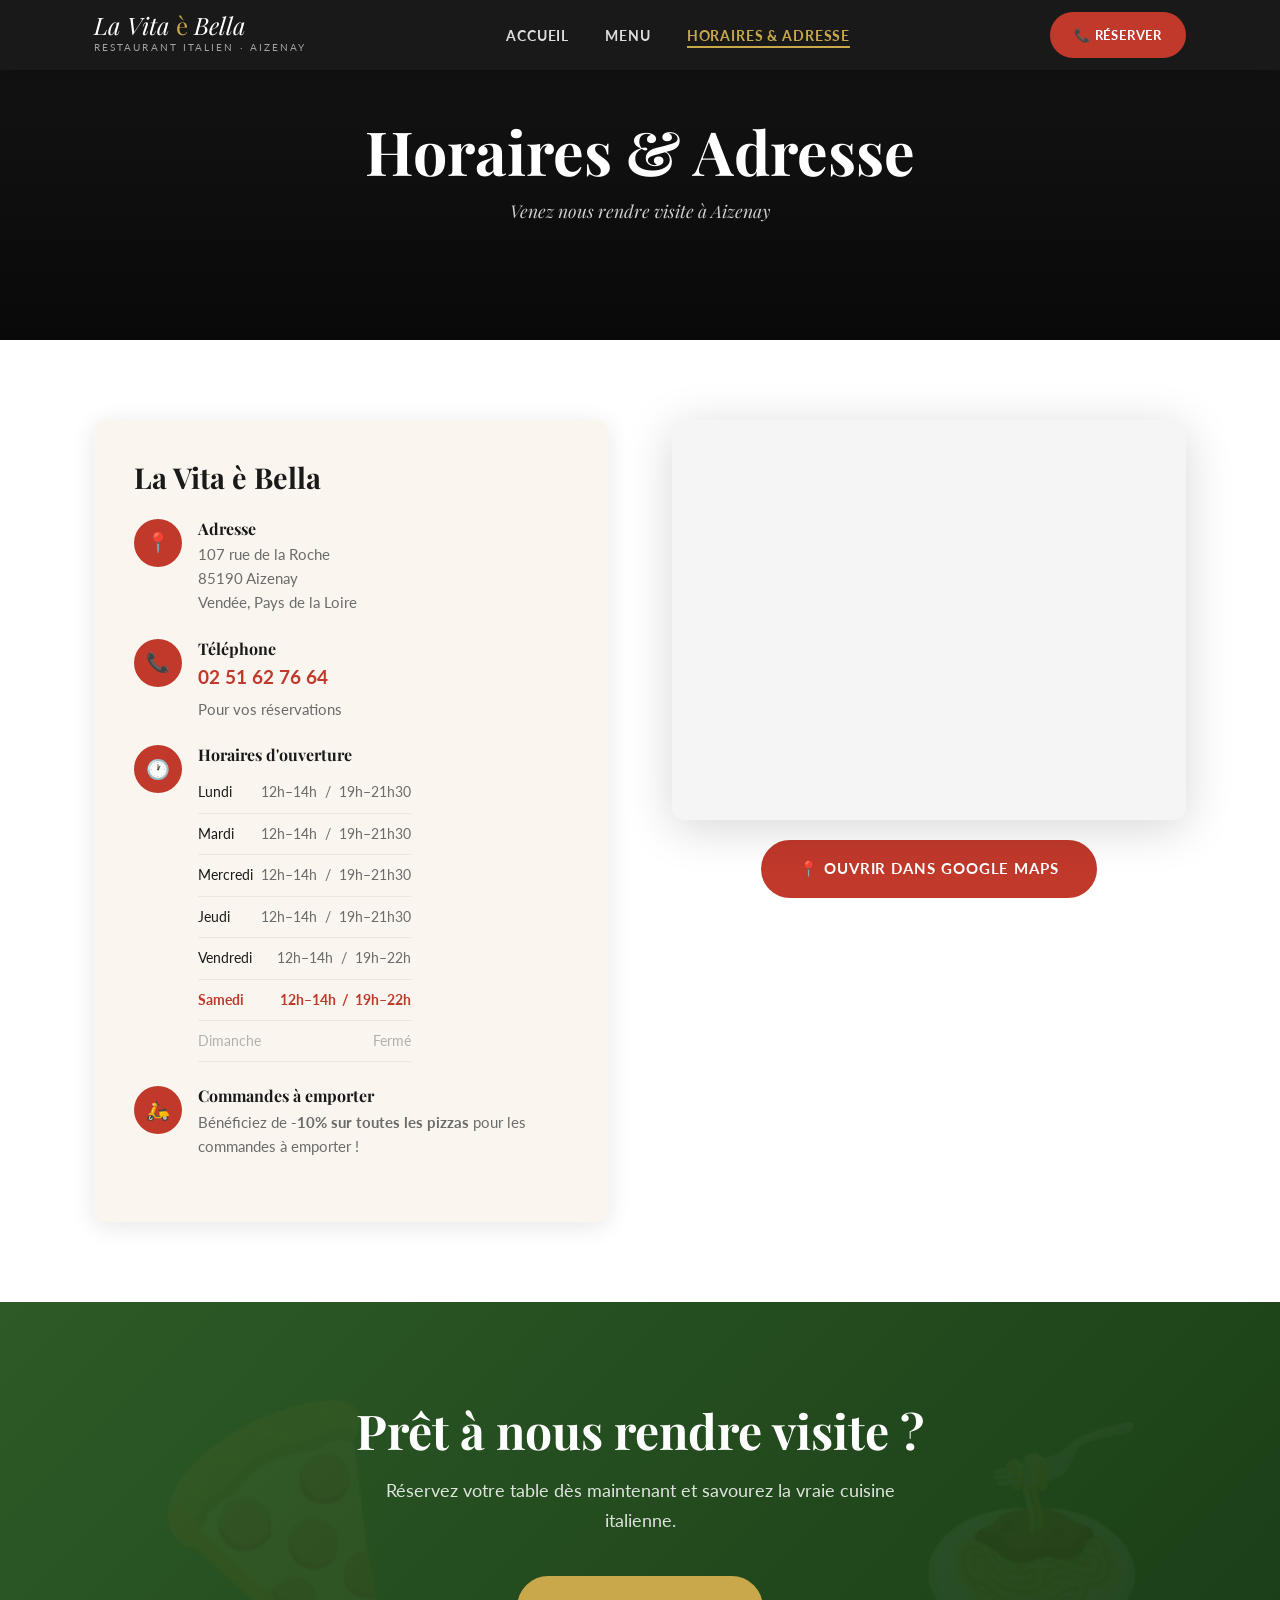
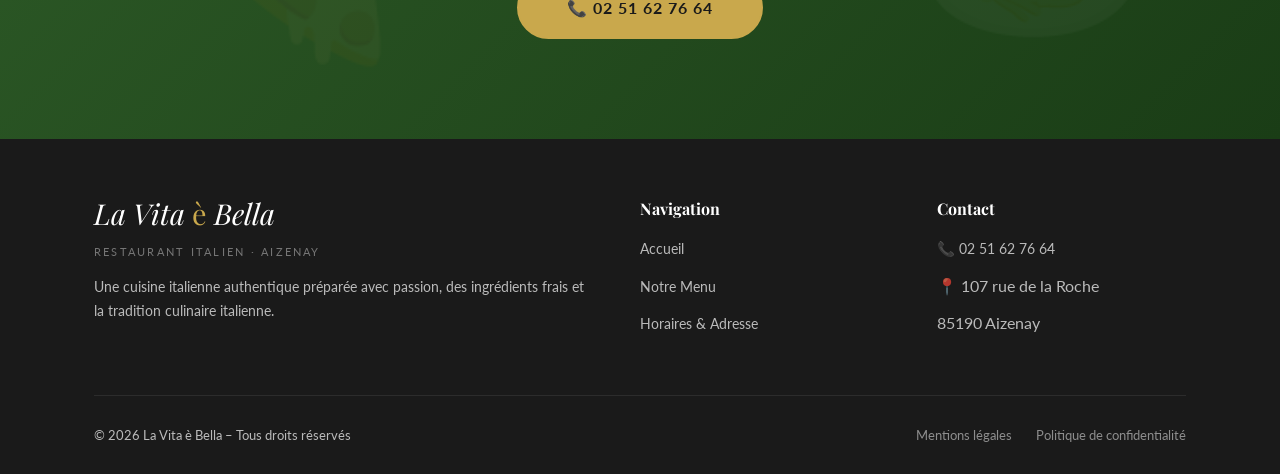
<file: contact.html>
<!doctype html>
<html lang="fr">
    <head>
        <meta charset="UTF-8" />
        <meta name="viewport" content="width=device-width, initial-scale=1.0" />
        <title>Horaires &amp; Adresse – La Vita è Bella · Aizenay</title>
        <meta
            name="description"
            content="Restaurant La Vita è Bella – 107 rue de la Roche, 85190 Aizenay. Ouvert du lundi au samedi. Tél : 02 51 62 76 64."
        />
        <link rel="stylesheet" href="style.css" />
        <link
            rel="icon"
            href="data:image/svg+xml,<svg xmlns='http://www.w3.org/2000/svg' viewBox='0 0 100 100'><text y='.9em' font-size='90'>🍕</text></svg>"
        />
    </head>
    <body>
        <!-- ===== NAVBAR ===== -->
        <nav class="navbar scrolled" id="navbar">
            <div class="container">
                <div class="nav-inner">
                    <a href="index.html" class="nav-logo">
                        <span class="nav-logo-main"
                            >La Vita <em>è</em> Bella</span
                        >
                        <span class="nav-logo-sub"
                            >Restaurant Italien · Aizenay</span
                        >
                    </a>
                    <ul class="nav-links">
                        <li><a href="index.html">Accueil</a></li>
                        <li><a href="menu.html">Menu</a></li>
                        <li>
                            <a href="contact.html" class="active"
                                >Horaires &amp; Adresse</a
                            >
                        </li>
                    </ul>
                    <a href="tel:0251627664" class="btn btn-primary nav-reserve"
                        >📞 Réserver</a
                    >
                    <div
                        class="nav-burger"
                        id="burger"
                        aria-label="Menu"
                        role="button"
                        tabindex="0"
                    >
                        <span></span><span></span><span></span>
                    </div>
                </div>
                <div class="nav-mobile" id="nav-mobile">
                    <a href="index.html">Accueil</a>
                    <a href="menu.html">Menu</a>
                    <a href="contact.html">Horaires &amp; Adresse</a>
                    <a
                        href="tel:0251627664"
                        class="btn btn-primary"
                        style="text-align: center; margin-top: 8px"
                        >📞 02 51 62 76 64</a
                    >
                </div>
            </div>
        </nav>

        <!-- ===== PAGE HERO ===== -->
        <div class="page-hero">
            <div
                class="page-hero-bg"
                style="
                    background-image: url(&quot;https://static.wixstatic.com/media/bc4538_88edb74a117046d58d4e8a20bae22fd8~mv2.jpeg/v1/fill/w_1960,h_394,al_c,q_85,enc_avif,quality_auto/bc4538_88edb74a117046d58d4e8a20bae22fd8~mv2.jpeg&quot;);
                "
            ></div>
            <div class="page-hero-overlay"></div>
            <div class="page-hero-content">
                <h1>Horaires &amp; Adresse</h1>
                <p>Venez nous rendre visite à Aizenay</p>
            </div>
        </div>

        <!-- ===== CONTACT SECTION ===== -->
        <main class="contact-section">
            <div class="container">
                <div class="contact-grid">
                    <!-- Infos -->
                    <div>
                        <div class="contact-card fade-in-left">
                            <h2>La Vita è Bella</h2>

                            <div class="contact-info-item">
                                <div class="icon">📍</div>
                                <div class="content">
                                    <h4>Adresse</h4>
                                    <p>
                                        107 rue de la Roche<br />85190
                                        Aizenay<br />Vendée, Pays de la Loire
                                    </p>
                                </div>
                            </div>

                            <div class="contact-info-item">
                                <div class="icon">📞</div>
                                <div class="content">
                                    <h4>Téléphone</h4>
                                    <a
                                        href="tel:0251627664"
                                        style="
                                            font-size: 1.2rem;
                                            font-weight: 700;
                                            color: var(--rosso);
                                        "
                                        >02 51 62 76 64</a
                                    >
                                    <p style="margin-top: 4px">
                                        Pour vos réservations
                                    </p>
                                </div>
                            </div>

                            <div class="contact-info-item">
                                <div class="icon">🕐</div>
                                <div class="content">
                                    <h4>Horaires d'ouverture</h4>
                                    <table class="hours-table">
                                        <tbody id="hours-table">
                                            <tr data-day="1">
                                                <td>Lundi</td>
                                                <td>
                                                    12h–14h &nbsp;/&nbsp;
                                                    19h–21h30
                                                </td>
                                            </tr>
                                            <tr data-day="2">
                                                <td>Mardi</td>
                                                <td>
                                                    12h–14h &nbsp;/&nbsp;
                                                    19h–21h30
                                                </td>
                                            </tr>
                                            <tr data-day="3">
                                                <td>Mercredi</td>
                                                <td>
                                                    12h–14h &nbsp;/&nbsp;
                                                    19h–21h30
                                                </td>
                                            </tr>
                                            <tr data-day="4">
                                                <td>Jeudi</td>
                                                <td>
                                                    12h–14h &nbsp;/&nbsp;
                                                    19h–21h30
                                                </td>
                                            </tr>
                                            <tr data-day="5">
                                                <td>Vendredi</td>
                                                <td>
                                                    12h–14h &nbsp;/&nbsp;
                                                    19h–22h
                                                </td>
                                            </tr>
                                            <tr data-day="6">
                                                <td>Samedi</td>
                                                <td>
                                                    12h–14h &nbsp;/&nbsp;
                                                    19h–22h
                                                </td>
                                            </tr>
                                            <tr data-day="0" class="closed">
                                                <td>Dimanche</td>
                                                <td>Fermé</td>
                                            </tr>
                                        </tbody>
                                    </table>
                                </div>
                            </div>

                            <div class="contact-info-item">
                                <div class="icon">🛵</div>
                                <div class="content">
                                    <h4>Commandes à emporter</h4>
                                    <p>
                                        Bénéficiez de
                                        <strong
                                            >-10% sur toutes les pizzas</strong
                                        >
                                        pour les commandes à emporter !
                                    </p>
                                </div>
                            </div>
                        </div>
                    </div>

                    <!-- Carte -->
                    <div class="fade-in-right">
                        <div class="map-container">
                            <iframe
                                src="https://www.google.com/maps/embed?pb=!1m18!1m12!1m3!1d2721.5!2d-1.6120!3d46.7420!2m3!1f0!2f0!3f0!3m2!1i1024!2i768!4f13.1!3m3!1m2!1s0x0%3A0x0!2s107+rue+de+la+Roche%2C+85190+Aizenay!5e0!3m2!1sfr!2sfr!4v1700000000000!5m2!1sfr!2sfr"
                                allowfullscreen=""
                                loading="lazy"
                                referrerpolicy="no-referrer-when-downgrade"
                                title="La Vita è Bella - 107 rue de la Roche, Aizenay"
                            ></iframe>
                        </div>
                        <div style="margin-top: 20px; text-align: center">
                            <a
                                href="https://maps.google.com/?q=107+rue+de+la+Roche,+85190+Aizenay"
                                target="_blank"
                                rel="noopener"
                                class="btn btn-primary"
                            >
                                📍 Ouvrir dans Google Maps
                            </a>
                        </div>
                    </div>
                </div>
            </div>
        </main>

        <!-- ===== CTA ===== -->
        <section class="cta-section">
            <div class="container">
                <h2>Prêt à nous rendre visite ?</h2>
                <p>
                    Réservez votre table dès maintenant et savourez la vraie
                    cuisine italienne.
                </p>
                <a href="tel:0251627664" class="btn btn-gold"
                    >📞 02 51 62 76 64</a
                >
            </div>
        </section>

        <!-- ===== FOOTER ===== -->
        <footer>
            <div class="container">
                <div class="footer-grid">
                    <div class="footer-brand">
                        <span class="nav-logo-main"
                            >La Vita <em>è</em> Bella</span
                        >
                        <span
                            class="nav-logo-sub"
                            style="
                                font-size: 0.7rem;
                                letter-spacing: 0.2em;
                                text-transform: uppercase;
                                color: rgba(255, 255, 255, 0.4);
                            "
                            >Restaurant Italien · Aizenay</span
                        >
                        <p>
                            Une cuisine italienne authentique préparée avec
                            passion, des ingrédients frais et la tradition
                            culinaire italienne.
                        </p>
                    </div>
                    <div>
                        <h4>Navigation</h4>
                        <ul>
                            <li><a href="index.html">Accueil</a></li>
                            <li><a href="menu.html">Notre Menu</a></li>
                            <li>
                                <a href="contact.html"
                                    >Horaires &amp; Adresse</a
                                >
                            </li>
                        </ul>
                    </div>
                    <div>
                        <h4>Contact</h4>
                        <ul>
                            <li>
                                <a href="tel:0251627664">📞 02 51 62 76 64</a>
                            </li>
                            <li>📍 107 rue de la Roche</li>
                            <li>85190 Aizenay</li>
                        </ul>
                    </div>
                </div>
                <div class="footer-bottom">
                    <span>© 2026 La Vita è Bella – Tous droits réservés</span>
                    <div
                        style="
                            display: flex;
                            gap: 24px;
                            flex-wrap: wrap;
                            justify-content: center;
                        "
                    >
                        <a href="#">Mentions légales</a>
                        <a href="#">Politique de confidentialité</a>
                    </div>
                </div>
            </div>
        </footer>

        <script src="script.js"></script>
    </body>
</html>
</file>
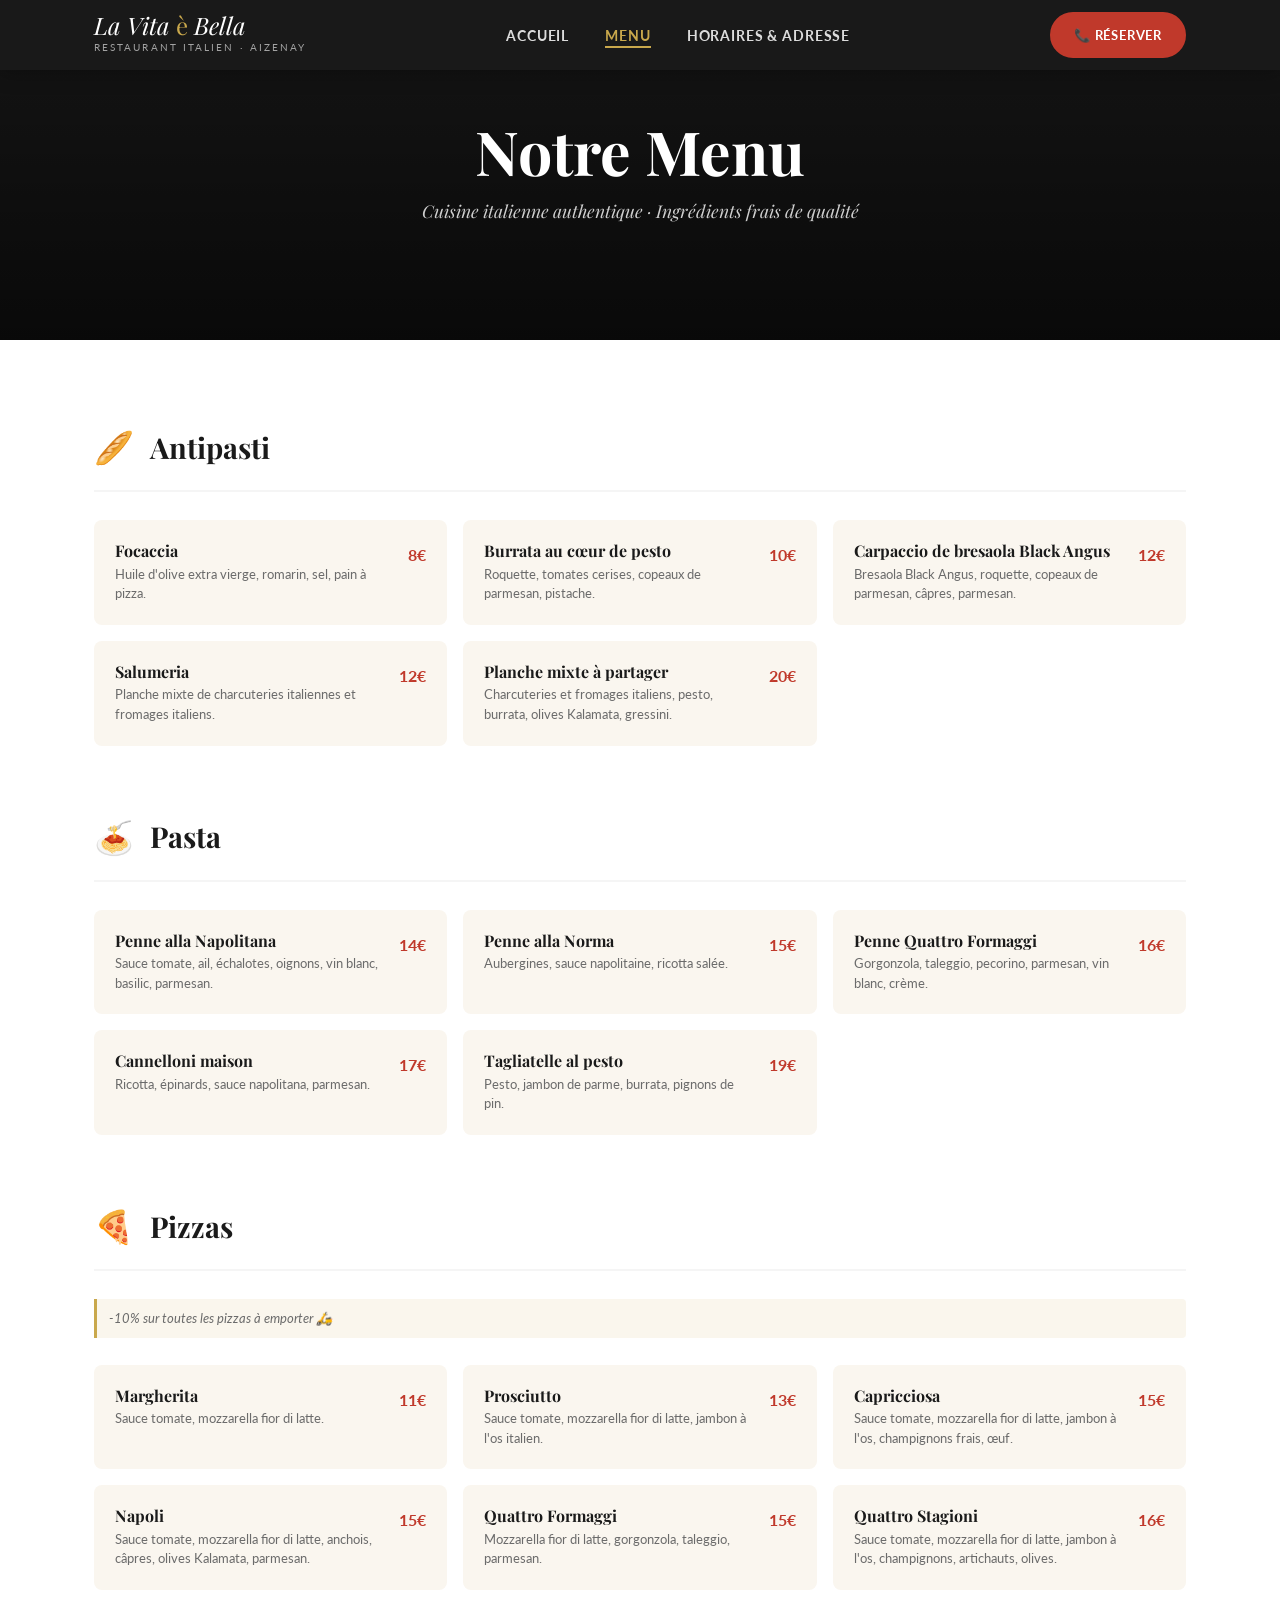
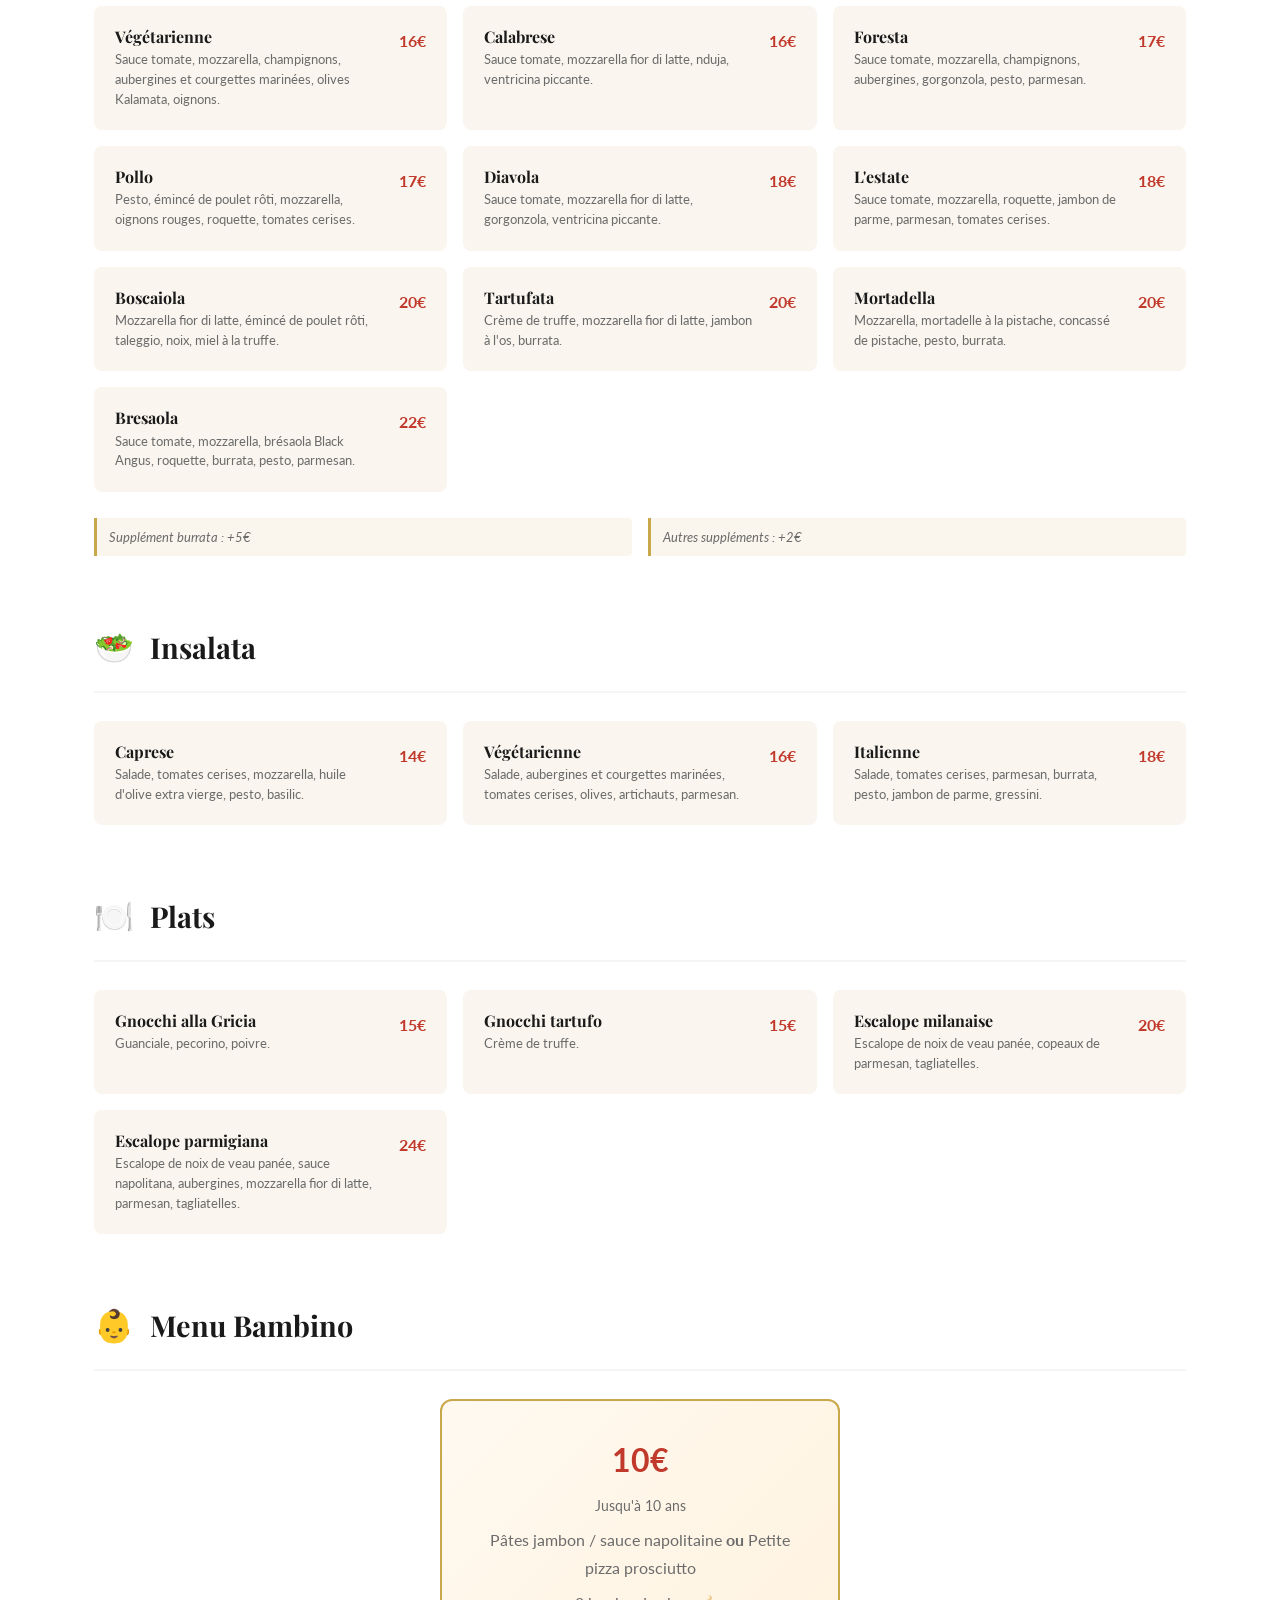
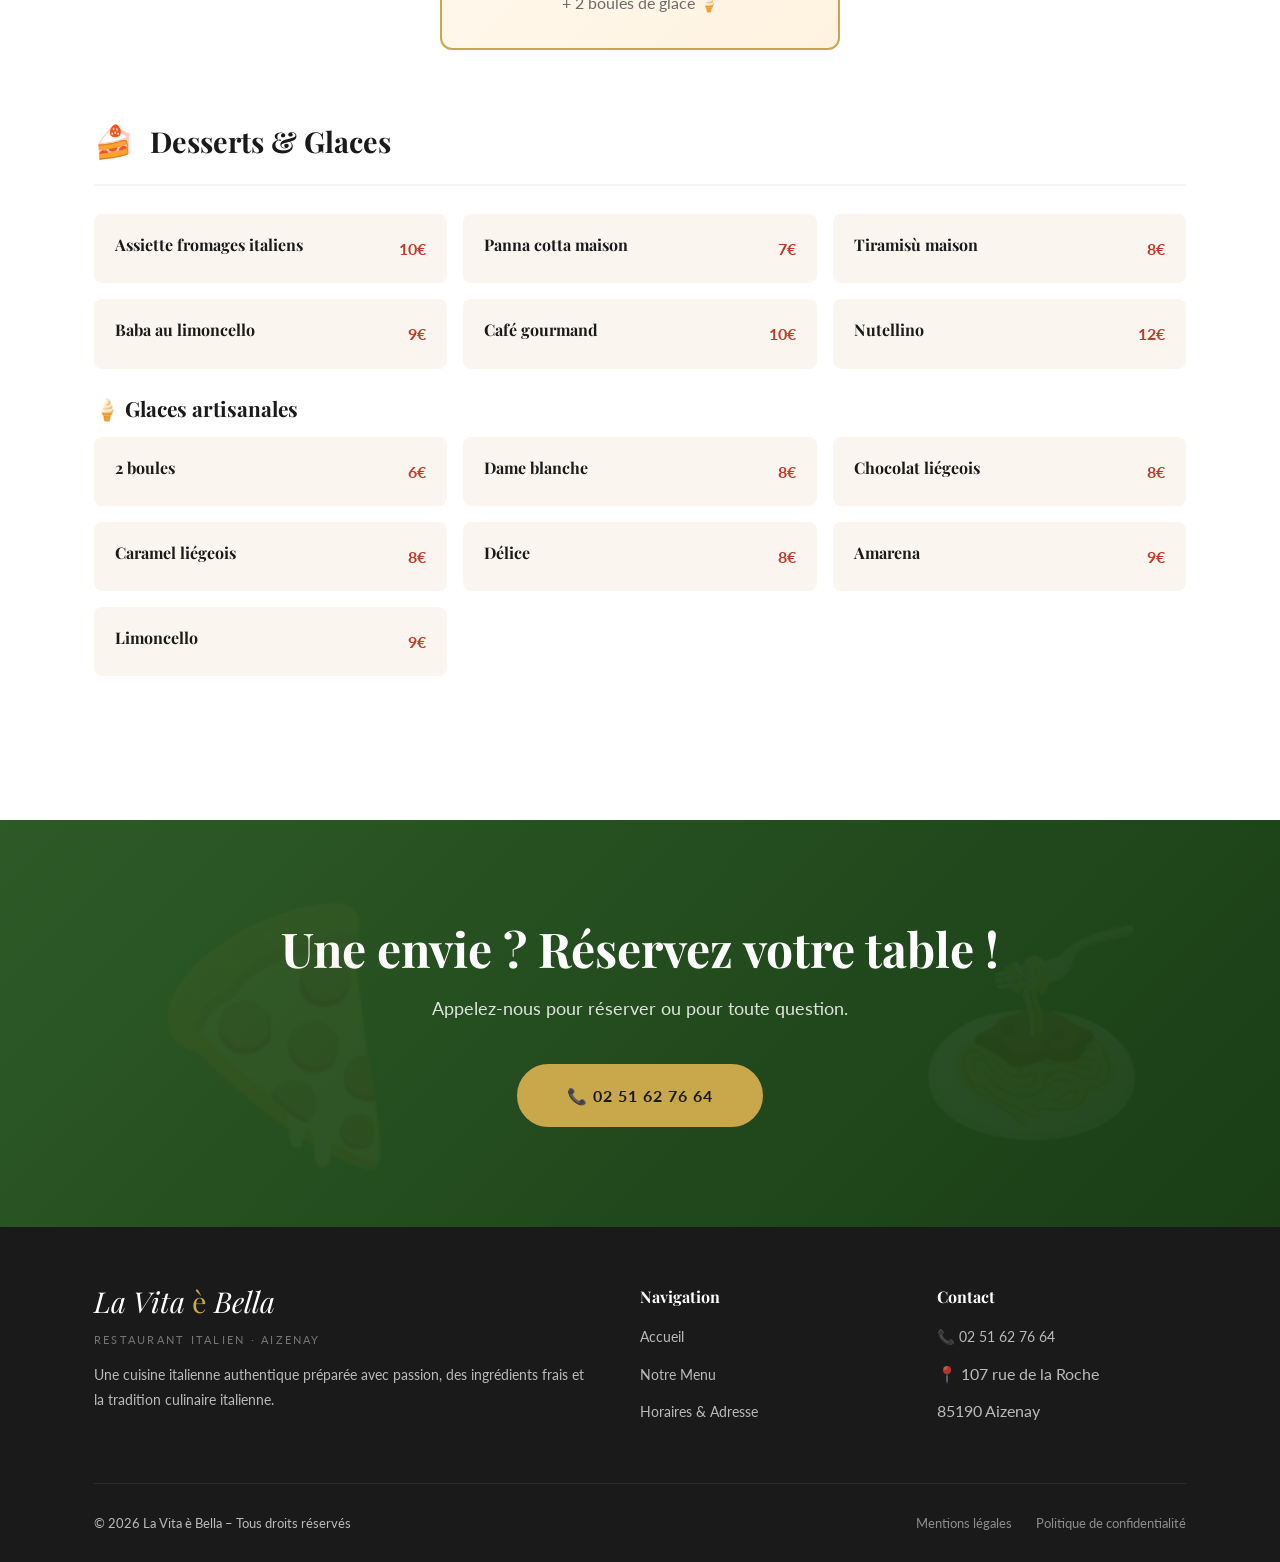
<file: menu.html>
<!doctype html>
<html lang="fr">
    <head>
        <meta charset="UTF-8" />
        <meta name="viewport" content="width=device-width, initial-scale=1.0" />
        <title>Menu – La Vita è Bella · Restaurant Italien Aizenay</title>
        <meta
            name="description"
            content="Découvrez notre menu : antipasti, pizzas maison, pasta, plats, salades et desserts italiens authentiques à Aizenay."
        />
        <link rel="stylesheet" href="style.css" />
        <link
            rel="icon"
            href="data:image/svg+xml,<svg xmlns='http://www.w3.org/2000/svg' viewBox='0 0 100 100'><text y='.9em' font-size='90'>🍕</text></svg>"
        />
    </head>
    <body>
        <!-- ===== NAVBAR ===== -->
        <nav class="navbar scrolled" id="navbar">
            <div class="container">
                <div class="nav-inner">
                    <a href="index.html" class="nav-logo">
                        <span class="nav-logo-main"
                            >La Vita <em>è</em> Bella</span
                        >
                        <span class="nav-logo-sub"
                            >Restaurant Italien · Aizenay</span
                        >
                    </a>
                    <ul class="nav-links">
                        <li><a href="index.html">Accueil</a></li>
                        <li><a href="menu.html" class="active">Menu</a></li>
                        <li>
                            <a href="contact.html">Horaires &amp; Adresse</a>
                        </li>
                    </ul>
                    <a href="tel:0251627664" class="btn btn-primary nav-reserve"
                        >📞 Réserver</a
                    >
                    <div
                        class="nav-burger"
                        id="burger"
                        aria-label="Menu"
                        role="button"
                        tabindex="0"
                    >
                        <span></span><span></span><span></span>
                    </div>
                </div>
                <div class="nav-mobile" id="nav-mobile">
                    <a href="index.html">Accueil</a>
                    <a href="menu.html">Menu</a>
                    <a href="contact.html">Horaires &amp; Adresse</a>
                    <a
                        href="tel:0251627664"
                        class="btn btn-primary"
                        style="text-align: center; margin-top: 8px"
                        >📞 02 51 62 76 64</a
                    >
                </div>
            </div>
        </nav>

        <!-- ===== PAGE HERO ===== -->
        <div class="page-hero">
            <div class="page-hero-bg"></div>
            <div class="page-hero-overlay"></div>
            <div class="page-hero-content">
                <h1>Notre Menu</h1>
                <p>
                    Cuisine italienne authentique · Ingrédients frais de qualité
                </p>
            </div>
        </div>

        <!-- ===== FULL MENU ===== -->
        <main class="full-menu">
            <div class="container">
                <!-- ANTIPASTI -->
                <div class="menu-section fade-in">
                    <div class="menu-section-header">
                        <span class="menu-section-icon">🥖</span>
                        <h2>Antipasti</h2>
                    </div>
                    <div class="menu-items-grid">
                        <div class="menu-item">
                            <div class="menu-item-info">
                                <h3>Focaccia</h3>
                                <p>
                                    Huile d'olive extra vierge, romarin, sel,
                                    pain à pizza.
                                </p>
                            </div>
                            <span class="menu-item-price">8€</span>
                        </div>
                        <div class="menu-item">
                            <div class="menu-item-info">
                                <h3>Burrata au cœur de pesto</h3>
                                <p>
                                    Roquette, tomates cerises, copeaux de
                                    parmesan, pistache.
                                </p>
                            </div>
                            <span class="menu-item-price">10€</span>
                        </div>
                        <div class="menu-item">
                            <div class="menu-item-info">
                                <h3>Carpaccio de bresaola Black Angus</h3>
                                <p>
                                    Bresaola Black Angus, roquette, copeaux de
                                    parmesan, câpres, parmesan.
                                </p>
                            </div>
                            <span class="menu-item-price">12€</span>
                        </div>
                        <div class="menu-item">
                            <div class="menu-item-info">
                                <h3>Salumeria</h3>
                                <p>
                                    Planche mixte de charcuteries italiennes et
                                    fromages italiens.
                                </p>
                            </div>
                            <span class="menu-item-price">12€</span>
                        </div>
                        <div class="menu-item">
                            <div class="menu-item-info">
                                <h3>Planche mixte à partager</h3>
                                <p>
                                    Charcuteries et fromages italiens, pesto,
                                    burrata, olives Kalamata, gressini.
                                </p>
                            </div>
                            <span class="menu-item-price">20€</span>
                        </div>
                    </div>
                </div>

                <!-- PASTA -->
                <div class="menu-section fade-in">
                    <div class="menu-section-header">
                        <span class="menu-section-icon">🍝</span>
                        <h2>Pasta</h2>
                    </div>
                    <div class="menu-items-grid">
                        <div class="menu-item">
                            <div class="menu-item-info">
                                <h3>Penne alla Napolitana</h3>
                                <p>
                                    Sauce tomate, ail, échalotes, oignons, vin
                                    blanc, basilic, parmesan.
                                </p>
                            </div>
                            <span class="menu-item-price">14€</span>
                        </div>
                        <div class="menu-item">
                            <div class="menu-item-info">
                                <h3>Penne alla Norma</h3>
                                <p>
                                    Aubergines, sauce napolitaine, ricotta
                                    salée.
                                </p>
                            </div>
                            <span class="menu-item-price">15€</span>
                        </div>
                        <div class="menu-item">
                            <div class="menu-item-info">
                                <h3>Penne Quattro Formaggi</h3>
                                <p>
                                    Gorgonzola, taleggio, pecorino, parmesan,
                                    vin blanc, crème.
                                </p>
                            </div>
                            <span class="menu-item-price">16€</span>
                        </div>
                        <div class="menu-item">
                            <div class="menu-item-info">
                                <h3>Cannelloni maison</h3>
                                <p>
                                    Ricotta, épinards, sauce napolitana,
                                    parmesan.
                                </p>
                            </div>
                            <span class="menu-item-price">17€</span>
                        </div>
                        <div class="menu-item">
                            <div class="menu-item-info">
                                <h3>Tagliatelle al pesto</h3>
                                <p>
                                    Pesto, jambon de parme, burrata, pignons de
                                    pin.
                                </p>
                            </div>
                            <span class="menu-item-price">19€</span>
                        </div>
                    </div>
                </div>

                <!-- PIZZAS -->
                <div class="menu-section fade-in">
                    <div class="menu-section-header">
                        <span class="menu-section-icon">🍕</span>
                        <h2>Pizzas</h2>
                    </div>
                    <p class="menu-note">
                        -10% sur toutes les pizzas à emporter 🛵
                    </p>
                    <br />
                    <div class="menu-items-grid">
                        <div class="menu-item">
                            <div class="menu-item-info">
                                <h3>Margherita</h3>
                                <p>Sauce tomate, mozzarella fior di latte.</p>
                            </div>
                            <span class="menu-item-price">11€</span>
                        </div>
                        <div class="menu-item">
                            <div class="menu-item-info">
                                <h3>Prosciutto</h3>
                                <p>
                                    Sauce tomate, mozzarella fior di latte,
                                    jambon à l'os italien.
                                </p>
                            </div>
                            <span class="menu-item-price">13€</span>
                        </div>
                        <div class="menu-item">
                            <div class="menu-item-info">
                                <h3>Capricciosa</h3>
                                <p>
                                    Sauce tomate, mozzarella fior di latte,
                                    jambon à l'os, champignons frais, œuf.
                                </p>
                            </div>
                            <span class="menu-item-price">15€</span>
                        </div>
                        <div class="menu-item">
                            <div class="menu-item-info">
                                <h3>Napoli</h3>
                                <p>
                                    Sauce tomate, mozzarella fior di latte,
                                    anchois, câpres, olives Kalamata, parmesan.
                                </p>
                            </div>
                            <span class="menu-item-price">15€</span>
                        </div>
                        <div class="menu-item">
                            <div class="menu-item-info">
                                <h3>Quattro Formaggi</h3>
                                <p>
                                    Mozzarella fior di latte, gorgonzola,
                                    taleggio, parmesan.
                                </p>
                            </div>
                            <span class="menu-item-price">15€</span>
                        </div>
                        <div class="menu-item">
                            <div class="menu-item-info">
                                <h3>Quattro Stagioni</h3>
                                <p>
                                    Sauce tomate, mozzarella fior di latte,
                                    jambon à l'os, champignons, artichauts,
                                    olives.
                                </p>
                            </div>
                            <span class="menu-item-price">16€</span>
                        </div>
                        <div class="menu-item">
                            <div class="menu-item-info">
                                <h3>Végétarienne</h3>
                                <p>
                                    Sauce tomate, mozzarella, champignons,
                                    aubergines et courgettes marinées, olives
                                    Kalamata, oignons.
                                </p>
                            </div>
                            <span class="menu-item-price">16€</span>
                        </div>
                        <div class="menu-item">
                            <div class="menu-item-info">
                                <h3>Calabrese</h3>
                                <p>
                                    Sauce tomate, mozzarella fior di latte,
                                    nduja, ventricina piccante.
                                </p>
                            </div>
                            <span class="menu-item-price">16€</span>
                        </div>
                        <div class="menu-item">
                            <div class="menu-item-info">
                                <h3>Foresta</h3>
                                <p>
                                    Sauce tomate, mozzarella, champignons,
                                    aubergines, gorgonzola, pesto, parmesan.
                                </p>
                            </div>
                            <span class="menu-item-price">17€</span>
                        </div>
                        <div class="menu-item">
                            <div class="menu-item-info">
                                <h3>Pollo</h3>
                                <p>
                                    Pesto, émincé de poulet rôti, mozzarella,
                                    oignons rouges, roquette, tomates cerises.
                                </p>
                            </div>
                            <span class="menu-item-price">17€</span>
                        </div>
                        <div class="menu-item">
                            <div class="menu-item-info">
                                <h3>Diavola</h3>
                                <p>
                                    Sauce tomate, mozzarella fior di latte,
                                    gorgonzola, ventricina piccante.
                                </p>
                            </div>
                            <span class="menu-item-price">18€</span>
                        </div>
                        <div class="menu-item">
                            <div class="menu-item-info">
                                <h3>L'estate</h3>
                                <p>
                                    Sauce tomate, mozzarella, roquette, jambon
                                    de parme, parmesan, tomates cerises.
                                </p>
                            </div>
                            <span class="menu-item-price">18€</span>
                        </div>
                        <div class="menu-item">
                            <div class="menu-item-info">
                                <h3>Boscaiola</h3>
                                <p>
                                    Mozzarella fior di latte, émincé de poulet
                                    rôti, taleggio, noix, miel à la truffe.
                                </p>
                            </div>
                            <span class="menu-item-price">20€</span>
                        </div>
                        <div class="menu-item">
                            <div class="menu-item-info">
                                <h3>Tartufata</h3>
                                <p>
                                    Crème de truffe, mozzarella fior di latte,
                                    jambon à l'os, burrata.
                                </p>
                            </div>
                            <span class="menu-item-price">20€</span>
                        </div>
                        <div class="menu-item">
                            <div class="menu-item-info">
                                <h3>Mortadella</h3>
                                <p>
                                    Mozzarella, mortadelle à la pistache,
                                    concassé de pistache, pesto, burrata.
                                </p>
                            </div>
                            <span class="menu-item-price">20€</span>
                        </div>
                        <div class="menu-item">
                            <div class="menu-item-info">
                                <h3>Bresaola</h3>
                                <p>
                                    Sauce tomate, mozzarella, brésaola Black
                                    Angus, roquette, burrata, pesto, parmesan.
                                </p>
                            </div>
                            <span class="menu-item-price">22€</span>
                        </div>
                    </div>
                    <div
                        style="
                            margin-top: 16px;
                            display: flex;
                            gap: 16px;
                            flex-wrap: wrap;
                        "
                    >
                        <p class="menu-note" style="flex: 1">
                            Supplément burrata : +5€
                        </p>
                        <p class="menu-note" style="flex: 1">
                            Autres suppléments : +2€
                        </p>
                    </div>
                </div>

                <!-- INSALATA -->
                <div class="menu-section fade-in">
                    <div class="menu-section-header">
                        <span class="menu-section-icon">🥗</span>
                        <h2>Insalata</h2>
                    </div>
                    <div class="menu-items-grid">
                        <div class="menu-item">
                            <div class="menu-item-info">
                                <h3>Caprese</h3>
                                <p>
                                    Salade, tomates cerises, mozzarella, huile
                                    d'olive extra vierge, pesto, basilic.
                                </p>
                            </div>
                            <span class="menu-item-price">14€</span>
                        </div>
                        <div class="menu-item">
                            <div class="menu-item-info">
                                <h3>Végétarienne</h3>
                                <p>
                                    Salade, aubergines et courgettes marinées,
                                    tomates cerises, olives, artichauts,
                                    parmesan.
                                </p>
                            </div>
                            <span class="menu-item-price">16€</span>
                        </div>
                        <div class="menu-item">
                            <div class="menu-item-info">
                                <h3>Italienne</h3>
                                <p>
                                    Salade, tomates cerises, parmesan, burrata,
                                    pesto, jambon de parme, gressini.
                                </p>
                            </div>
                            <span class="menu-item-price">18€</span>
                        </div>
                    </div>
                </div>

                <!-- PLATS -->
                <div class="menu-section fade-in">
                    <div class="menu-section-header">
                        <span class="menu-section-icon">🍽️</span>
                        <h2>Plats</h2>
                    </div>
                    <div class="menu-items-grid">
                        <div class="menu-item">
                            <div class="menu-item-info">
                                <h3>Gnocchi alla Gricia</h3>
                                <p>Guanciale, pecorino, poivre.</p>
                            </div>
                            <span class="menu-item-price">15€</span>
                        </div>
                        <div class="menu-item">
                            <div class="menu-item-info">
                                <h3>Gnocchi tartufo</h3>
                                <p>Crème de truffe.</p>
                            </div>
                            <span class="menu-item-price">15€</span>
                        </div>
                        <div class="menu-item">
                            <div class="menu-item-info">
                                <h3>Escalope milanaise</h3>
                                <p>
                                    Escalope de noix de veau panée, copeaux de
                                    parmesan, tagliatelles.
                                </p>
                            </div>
                            <span class="menu-item-price">20€</span>
                        </div>
                        <div class="menu-item">
                            <div class="menu-item-info">
                                <h3>Escalope parmigiana</h3>
                                <p>
                                    Escalope de noix de veau panée, sauce
                                    napolitana, aubergines, mozzarella fior di
                                    latte, parmesan, tagliatelles.
                                </p>
                            </div>
                            <span class="menu-item-price">24€</span>
                        </div>
                    </div>
                </div>

                <!-- MENU BAMBINO -->
                <div class="menu-section fade-in">
                    <div class="menu-section-header">
                        <span class="menu-section-icon">👶</span>
                        <h2>Menu Bambino</h2>
                    </div>
                    <div class="bambino-card">
                        <div class="price">10€</div>
                        <p
                            style="
                                color: var(--grey);
                                font-size: 0.85rem;
                                margin-bottom: 4px;
                            "
                        >
                            Jusqu'à 10 ans
                        </p>
                        <p>
                            Pâtes jambon / sauce napolitaine
                            <strong>ou</strong> Petite pizza prosciutto
                        </p>
                        <p style="margin-top: 8px">+ 2 boules de glace 🍦</p>
                    </div>
                </div>

                <!-- DESSERTS -->
                <div class="menu-section fade-in">
                    <div class="menu-section-header">
                        <span class="menu-section-icon">🍰</span>
                        <h2>Desserts &amp; Glaces</h2>
                    </div>
                    <div class="menu-items-grid">
                        <div class="menu-item">
                            <div class="menu-item-info">
                                <h3>Assiette fromages italiens</h3>
                            </div>
                            <span class="menu-item-price">10€</span>
                        </div>
                        <div class="menu-item">
                            <div class="menu-item-info">
                                <h3>Panna cotta maison</h3>
                            </div>
                            <span class="menu-item-price">7€</span>
                        </div>
                        <div class="menu-item">
                            <div class="menu-item-info">
                                <h3>Tiramisù maison</h3>
                            </div>
                            <span class="menu-item-price">8€</span>
                        </div>
                        <div class="menu-item">
                            <div class="menu-item-info">
                                <h3>Baba au limoncello</h3>
                            </div>
                            <span class="menu-item-price">9€</span>
                        </div>
                        <div class="menu-item">
                            <div class="menu-item-info">
                                <h3>Café gourmand</h3>
                            </div>
                            <span class="menu-item-price">10€</span>
                        </div>
                        <div class="menu-item">
                            <div class="menu-item-info">
                                <h3>Nutellino</h3>
                            </div>
                            <span class="menu-item-price">12€</span>
                        </div>
                    </div>
                    <br />
                    <h3
                        style="
                            font-family: &quot;Playfair Display&quot;, serif;
                            font-size: 1.3rem;
                            margin-bottom: 16px;
                        "
                    >
                        🍦 Glaces artisanales
                    </h3>
                    <div class="menu-items-grid">
                        <div class="menu-item">
                            <div class="menu-item-info"><h3>2 boules</h3></div>
                            <span class="menu-item-price">6€</span>
                        </div>
                        <div class="menu-item">
                            <div class="menu-item-info">
                                <h3>Dame blanche</h3>
                            </div>
                            <span class="menu-item-price">8€</span>
                        </div>
                        <div class="menu-item">
                            <div class="menu-item-info">
                                <h3>Chocolat liégeois</h3>
                            </div>
                            <span class="menu-item-price">8€</span>
                        </div>
                        <div class="menu-item">
                            <div class="menu-item-info">
                                <h3>Caramel liégeois</h3>
                            </div>
                            <span class="menu-item-price">8€</span>
                        </div>
                        <div class="menu-item">
                            <div class="menu-item-info"><h3>Délice</h3></div>
                            <span class="menu-item-price">8€</span>
                        </div>
                        <div class="menu-item">
                            <div class="menu-item-info"><h3>Amarena</h3></div>
                            <span class="menu-item-price">9€</span>
                        </div>
                        <div class="menu-item">
                            <div class="menu-item-info">
                                <h3>Limoncello</h3>
                            </div>
                            <span class="menu-item-price">9€</span>
                        </div>
                    </div>
                </div>
            </div>
        </main>

        <!-- ===== CTA ===== -->
        <section class="cta-section">
            <div class="container">
                <h2>Une envie ? Réservez votre table !</h2>
                <p>Appelez-nous pour réserver ou pour toute question.</p>
                <a href="tel:0251627664" class="btn btn-gold"
                    >📞 02 51 62 76 64</a
                >
            </div>
        </section>

        <!-- ===== FOOTER ===== -->
        <footer>
            <div class="container">
                <div class="footer-grid">
                    <div class="footer-brand">
                        <span class="nav-logo-main"
                            >La Vita <em>è</em> Bella</span
                        >
                        <span
                            class="nav-logo-sub"
                            style="
                                font-size: 0.7rem;
                                letter-spacing: 0.2em;
                                text-transform: uppercase;
                                color: rgba(255, 255, 255, 0.4);
                            "
                            >Restaurant Italien · Aizenay</span
                        >
                        <p>
                            Une cuisine italienne authentique préparée avec
                            passion, des ingrédients frais et la tradition
                            culinaire italienne.
                        </p>
                    </div>
                    <div>
                        <h4>Navigation</h4>
                        <ul>
                            <li><a href="index.html">Accueil</a></li>
                            <li><a href="menu.html">Notre Menu</a></li>
                            <li>
                                <a href="contact.html"
                                    >Horaires &amp; Adresse</a
                                >
                            </li>
                        </ul>
                    </div>
                    <div>
                        <h4>Contact</h4>
                        <ul>
                            <li>
                                <a href="tel:0251627664">📞 02 51 62 76 64</a>
                            </li>
                            <li>📍 107 rue de la Roche</li>
                            <li>85190 Aizenay</li>
                        </ul>
                    </div>
                </div>
                <div class="footer-bottom">
                    <span>© 2026 La Vita è Bella – Tous droits réservés</span>
                    <div
                        style="
                            display: flex;
                            gap: 24px;
                            flex-wrap: wrap;
                            justify-content: center;
                        "
                    >
                        <a href="#">Mentions légales</a>
                        <a href="#">Politique de confidentialité</a>
                    </div>
                </div>
            </div>
        </footer>

        <script src="script.js"></script>
    </body>
</html>
</file>
<file: style.css>
/* ===========================
   LA VITA È BELLA — Styles
   =========================== */

@import url("https://fonts.googleapis.com/css2?family=Playfair+Display:ital,wght@0,400;0,600;0,700;1,400;1,600&family=Lato:wght@300;400;700&display=swap");

/* ---- Variables ---- */
:root {
    --verde: #2d5a27;
    --verde-light: #4a8c42;
    --rosso: #c0392b;
    --rosso-light: #e74c3c;
    --oro: #c9a84c;
    --oro-light: #e8c96a;
    --cream: #faf6ef;
    --dark: #1a1a1a;
    --grey: #6b6b6b;
    --light-grey: #f5f5f5;
    --white: #ffffff;
    --shadow: 0 4px 24px rgba(0, 0, 0, 0.1);
    --shadow-lg: 0 8px 48px rgba(0, 0, 0, 0.16);
    --radius: 12px;
    --transition: 0.3s ease;
}

/* ---- Reset ---- */
*,
*::before,
*::after {
    box-sizing: border-box;
    margin: 0;
    padding: 0;
}
html {
    scroll-behavior: smooth;
    font-size: 16px;
}
body {
    font-family: "Lato", sans-serif;
    color: var(--dark);
    background: var(--white);
    line-height: 1.7;
    overflow-x: hidden;
}
img {
    max-width: 100%;
    display: block;
}
a {
    text-decoration: none;
    color: inherit;
}
ul {
    list-style: none;
}

/* ---- Typography ---- */
h1,
h2,
h3,
h4 {
    font-family: "Playfair Display", serif;
    line-height: 1.2;
}

/* ---- Utilities ---- */
.container {
    max-width: 1140px;
    margin: 0 auto;
    padding: 0 24px;
}
.section-title {
    font-size: clamp(2rem, 4vw, 2.8rem);
    color: var(--dark);
    text-align: center;
    margin-bottom: 0.4rem;
}
.section-subtitle {
    font-size: 1rem;
    color: var(--grey);
    text-align: center;
    font-style: italic;
    margin-bottom: 3rem;
    font-family: "Playfair Display", serif;
}
.divider {
    display: flex;
    align-items: center;
    justify-content: center;
    gap: 12px;
    margin: 0 auto 1.2rem;
    width: fit-content;
}
.divider span {
    display: block;
    width: 48px;
    height: 2px;
    background: var(--oro);
}
.divider i {
    color: var(--oro);
    font-size: 1.1rem;
}
.btn {
    display: inline-block;
    padding: 14px 36px;
    border-radius: 50px;
    font-family: "Lato", sans-serif;
    font-weight: 700;
    font-size: 0.95rem;
    letter-spacing: 0.06em;
    text-transform: uppercase;
    transition: all var(--transition);
    cursor: pointer;
    border: 2px solid transparent;
}
.btn-primary {
    background: var(--rosso);
    color: var(--white);
    border-color: var(--rosso);
}
.btn-primary:hover {
    background: var(--rosso-light);
    border-color: var(--rosso-light);
    transform: translateY(-2px);
    box-shadow: 0 6px 20px rgba(192, 57, 43, 0.35);
}
.btn-outline {
    background: transparent;
    color: var(--white);
    border-color: var(--white);
}
.btn-outline:hover {
    background: var(--white);
    color: var(--rosso);
    transform: translateY(-2px);
}
.btn-gold {
    background: var(--oro);
    color: var(--dark);
    border-color: var(--oro);
}
.btn-gold:hover {
    background: var(--oro-light);
    border-color: var(--oro-light);
    transform: translateY(-2px);
    box-shadow: 0 6px 20px rgba(201, 168, 76, 0.4);
}

/* ============================
   NAVIGATION
   ============================ */
.navbar {
    position: fixed;
    top: 0;
    left: 0;
    right: 0;
    z-index: 1000;
    transition: all var(--transition);
    padding: 20px 0;
}
.navbar.scrolled {
    background: rgba(26, 26, 26, 0.97);
    backdrop-filter: blur(10px);
    padding: 12px 0;
    box-shadow: 0 2px 20px rgba(0, 0, 0, 0.3);
}
.nav-inner {
    display: flex;
    align-items: center;
    justify-content: space-between;
}
.nav-logo {
    display: flex;
    flex-direction: column;
    align-items: flex-start;
}
.nav-logo-main {
    font-family: "Playfair Display", serif;
    font-size: 1.5rem;
    font-style: italic;
    color: var(--white);
    line-height: 1;
}
.nav-logo-main em {
    color: var(--oro);
    font-style: normal;
}
.nav-logo-sub {
    font-size: 0.65rem;
    letter-spacing: 0.2em;
    text-transform: uppercase;
    color: rgba(255, 255, 255, 0.6);
    margin-top: 2px;
}
.nav-links {
    display: flex;
    align-items: center;
    gap: 36px;
}
.nav-links a {
    color: rgba(255, 255, 255, 0.85);
    font-size: 0.9rem;
    letter-spacing: 0.06em;
    text-transform: uppercase;
    font-weight: 700;
    transition: color var(--transition);
    position: relative;
}
.nav-links a::after {
    content: "";
    position: absolute;
    bottom: -4px;
    left: 0;
    right: 0;
    height: 2px;
    background: var(--oro);
    transform: scaleX(0);
    transition: transform var(--transition);
}
.nav-links a:hover,
.nav-links a.active {
    color: var(--oro);
}
.nav-links a:hover::after,
.nav-links a.active::after {
    transform: scaleX(1);
}
.nav-reserve {
    padding: 10px 22px;
    font-size: 0.82rem;
}
.nav-burger {
    display: none;
    flex-direction: column;
    gap: 5px;
    cursor: pointer;
    padding: 4px;
}
.nav-burger span {
    display: block;
    width: 26px;
    height: 2px;
    background: var(--white);
    transition: all var(--transition);
}
.nav-mobile {
    display: none;
    flex-direction: column;
    background: rgba(26, 26, 26, 0.98);
    padding: 24px;
    gap: 20px;
}
.nav-mobile a {
    color: var(--white);
    font-size: 1.1rem;
    font-weight: 700;
    letter-spacing: 0.06em;
    text-transform: uppercase;
    padding: 8px 0;
    border-bottom: 1px solid rgba(255, 255, 255, 0.08);
}
.nav-mobile.open {
    display: flex;
}

/* ============================
   HERO
   ============================ */
.hero {
    position: relative;
    min-height: 100vh;
    display: flex;
    align-items: center;
    justify-content: center;
    overflow: hidden;
    background: var(--dark);
}
.hero-bg {
    position: absolute;
    inset: 0;
    background: url("https://static.wixstatic.com/media/bc4538_1f760b3412c646308cc80b509c833ed4~mv2.jpeg/v1/fill/w_1960,h_1080,al_c,q_85,usm_0.66_1.00_0.01,enc_avif,quality_auto/bc4538_1f760b3412c646308cc80b509c833ed4~mv2.jpeg")
        center/cover no-repeat;
    opacity: 0.45;
    transform: scale(1.05);
    transition: transform 8s ease;
}
.hero:hover .hero-bg {
    transform: scale(1);
}
.hero-overlay {
    position: absolute;
    inset: 0;
    background: linear-gradient(
        to bottom,
        rgba(0, 0, 0, 0.3) 0%,
        rgba(0, 0, 0, 0.6) 100%
    );
}
.hero-content {
    position: relative;
    z-index: 1;
    text-align: center;
    color: var(--white);
    padding: 120px 24px 80px;
    max-width: 760px;
}
.hero-badge {
    display: inline-block;
    background: rgba(201, 168, 76, 0.2);
    border: 1px solid var(--oro);
    color: var(--oro);
    font-size: 0.8rem;
    letter-spacing: 0.2em;
    text-transform: uppercase;
    padding: 6px 20px;
    border-radius: 50px;
    margin-bottom: 24px;
    font-weight: 700;
}
.hero h1 {
    font-size: clamp(2.8rem, 7vw, 5rem);
    font-style: italic;
    margin-bottom: 8px;
    text-shadow: 0 2px 20px rgba(0, 0, 0, 0.3);
}
.hero h1 em {
    color: var(--oro);
    font-style: normal;
}
.hero-tagline {
    font-family: "Lato", sans-serif;
    font-size: clamp(1rem, 2.5vw, 1.25rem);
    color: rgba(255, 255, 255, 0.85);
    margin-bottom: 40px;
    font-weight: 300;
    letter-spacing: 0.04em;
}
.hero-actions {
    display: flex;
    gap: 16px;
    justify-content: center;
    flex-wrap: wrap;
}
.hero-scroll {
    position: absolute;
    bottom: 32px;
    left: 50%;
    transform: translateX(-50%);
    z-index: 1;
    color: rgba(255, 255, 255, 0.5);
    font-size: 0.75rem;
    letter-spacing: 0.1em;
    text-transform: uppercase;
    display: flex;
    flex-direction: column;
    align-items: center;
    gap: 8px;
    animation: bounce 2s infinite;
}
.hero-scroll::after {
    content: "";
    display: block;
    width: 1px;
    height: 40px;
    background: rgba(255, 255, 255, 0.3);
}
@keyframes bounce {
    0%,
    100% {
        transform: translateX(-50%) translateY(0);
    }
    50% {
        transform: translateX(-50%) translateY(6px);
    }
}

/* ============================
   ABOUT
   ============================ */
.about {
    padding: 100px 0;
    background: var(--cream);
}
.about-grid {
    display: grid;
    grid-template-columns: 1fr 1fr;
    gap: 72px;
    align-items: center;
}
.about-img-wrap {
    position: relative;
}
.about-img-main {
    width: 100%;
    height: 480px;
    object-fit: cover;
    border-radius: var(--radius);
    box-shadow: var(--shadow-lg);
}
.about-img-badge {
    position: absolute;
    bottom: -24px;
    right: -24px;
    background: var(--rosso);
    color: var(--white);
    border-radius: 50%;
    width: 110px;
    height: 110px;
    display: flex;
    flex-direction: column;
    align-items: center;
    justify-content: center;
    text-align: center;
    font-family: "Playfair Display", serif;
    box-shadow: var(--shadow);
}
.about-img-badge strong {
    font-size: 1.8rem;
    line-height: 1;
}
.about-img-badge span {
    font-size: 0.7rem;
    letter-spacing: 0.05em;
    opacity: 0.9;
}
.about-text .tag {
    display: inline-block;
    font-size: 0.75rem;
    letter-spacing: 0.18em;
    text-transform: uppercase;
    color: var(--oro);
    font-weight: 700;
    margin-bottom: 12px;
}
.about-text h2 {
    font-size: clamp(1.8rem, 3vw, 2.4rem);
    margin-bottom: 20px;
}
.about-text p {
    color: var(--grey);
    margin-bottom: 16px;
    font-size: 1.05rem;
}
.about-features {
    display: flex;
    gap: 32px;
    margin: 32px 0;
}
.about-feature {
    text-align: center;
}
.about-feature .icon {
    width: 56px;
    height: 56px;
    border-radius: 50%;
    background: rgba(201, 168, 76, 0.12);
    border: 2px solid var(--oro);
    display: flex;
    align-items: center;
    justify-content: center;
    font-size: 1.4rem;
    margin: 0 auto 10px;
}
.about-feature strong {
    display: block;
    font-size: 0.9rem;
    font-weight: 700;
}
.about-feature span {
    font-size: 0.78rem;
    color: var(--grey);
}

/* ============================
   MENU APERÇU
   ============================ */
.menu-preview {
    padding: 100px 0;
    background: var(--white);
}
.menu-tabs {
    display: flex;
    justify-content: center;
    gap: 8px;
    flex-wrap: wrap;
    margin-bottom: 48px;
}
.menu-tab {
    padding: 10px 24px;
    border-radius: 50px;
    cursor: pointer;
    font-size: 0.88rem;
    font-weight: 700;
    letter-spacing: 0.06em;
    text-transform: uppercase;
    background: var(--light-grey);
    color: var(--grey);
    border: 2px solid transparent;
    transition: all var(--transition);
}
.menu-tab:hover {
    border-color: var(--oro);
    color: var(--oro);
}
.menu-tab.active {
    background: var(--rosso);
    color: var(--white);
    border-color: var(--rosso);
}
.menu-grid {
    display: grid;
    grid-template-columns: repeat(auto-fill, minmax(300px, 1fr));
    gap: 24px;
}
.menu-card {
    background: var(--cream);
    border-radius: var(--radius);
    padding: 24px;
    border-left: 4px solid var(--oro);
    transition: all var(--transition);
    opacity: 0;
    transform: translateY(20px);
    animation: fadeUp 0.5s forwards;
}
.menu-card:hover {
    transform: translateY(-4px);
    box-shadow: var(--shadow);
}
@keyframes fadeUp {
    to {
        opacity: 1;
        transform: translateY(0);
    }
}
.menu-card-header {
    display: flex;
    justify-content: space-between;
    align-items: flex-start;
    gap: 12px;
    margin-bottom: 8px;
}
.menu-card h3 {
    font-size: 1.1rem;
    font-family: "Playfair Display", serif;
}
.menu-price {
    font-size: 1.05rem;
    font-weight: 700;
    color: var(--rosso);
    white-space: nowrap;
}
.menu-card p {
    font-size: 0.88rem;
    color: var(--grey);
    line-height: 1.5;
}
.menu-category-label {
    display: none;
}
[data-cat] {
    display: none;
}
[data-cat].visible {
    display: block;
    animation: fadeUp 0.4s forwards;
}
.menu-cta {
    text-align: center;
    margin-top: 48px;
}

/* ============================
   AMBIANCE (photos)
   ============================ */
.ambiance {
    padding: 100px 0;
    background: var(--dark);
}
.ambiance .section-title {
    color: var(--white);
}
.ambiance .section-subtitle {
    color: rgba(255, 255, 255, 0.5);
}
.ambiance .divider span {
    background: var(--oro);
}
.gallery-grid {
    display: grid;
    grid-template-columns: repeat(4, 1fr);
    grid-template-rows: repeat(2, 220px);
    gap: 12px;
}
.gallery-item {
    overflow: hidden;
    border-radius: 8px;
    position: relative;
    background: #333;
}
.gallery-item:first-child {
    grid-column: span 2;
    grid-row: span 2;
}
.gallery-item img {
    width: 100%;
    height: 100%;
    object-fit: cover;
    transition: transform 0.6s ease;
}
.gallery-item:hover img {
    transform: scale(1.08);
}
.gallery-overlay {
    position: absolute;
    inset: 0;
    background: linear-gradient(to top, rgba(0, 0, 0, 0.5), transparent);
    opacity: 0;
    transition: opacity var(--transition);
}
.gallery-item:hover .gallery-overlay {
    opacity: 1;
}

/* ============================
   INFOS PRATIQUES (strip)
   ============================ */
.info-strip {
    background: var(--rosso);
    padding: 60px 0;
}
.info-strip-grid {
    display: grid;
    grid-template-columns: repeat(3, 1fr);
    gap: 40px;
    text-align: center;
}
.info-item {
    color: var(--white);
}
.info-item .info-icon {
    font-size: 2rem;
    margin-bottom: 12px;
}
.info-item h4 {
    font-family: "Playfair Display", serif;
    font-size: 1.15rem;
    margin-bottom: 6px;
}
.info-item p {
    font-size: 0.9rem;
    opacity: 0.85;
    line-height: 1.6;
}
.info-item a {
    color: var(--white);
    text-decoration: underline;
}

/* ============================
   AVIS
   ============================ */
.reviews {
    padding: 100px 0;
    background: var(--cream);
}
.reviews-grid {
    display: grid;
    grid-template-columns: repeat(3, 1fr);
    gap: 28px;
}
.review-card {
    background: var(--white);
    border-radius: var(--radius);
    padding: 32px;
    box-shadow: var(--shadow);
    transition: transform var(--transition);
}
.review-card:hover {
    transform: translateY(-4px);
}
.review-stars {
    color: var(--oro);
    font-size: 1.1rem;
    letter-spacing: 2px;
    margin-bottom: 16px;
}
.review-text {
    font-size: 0.95rem;
    color: var(--grey);
    font-style: italic;
    line-height: 1.7;
    margin-bottom: 20px;
    font-family: "Playfair Display", serif;
}
.review-author {
    font-weight: 700;
    font-size: 0.9rem;
}
.review-date {
    font-size: 0.78rem;
    color: var(--grey);
    margin-top: 2px;
}

/* ============================
   CTA RÉSERVATION
   ============================ */
.cta-section {
    padding: 100px 0;
    background: linear-gradient(135deg, var(--verde) 0%, #1a3d16 100%);
    text-align: center;
    color: var(--white);
    position: relative;
    overflow: hidden;
}
.cta-section::before {
    content: "🍕";
    position: absolute;
    font-size: 15rem;
    opacity: 0.04;
    top: 50%;
    left: 10%;
    transform: translateY(-50%);
}
.cta-section::after {
    content: "🍝";
    position: absolute;
    font-size: 12rem;
    opacity: 0.04;
    top: 50%;
    right: 10%;
    transform: translateY(-50%);
}
.cta-section h2 {
    font-size: clamp(2rem, 4vw, 3rem);
    margin-bottom: 16px;
}
.cta-section p {
    font-size: 1.1rem;
    opacity: 0.85;
    margin-bottom: 40px;
    max-width: 540px;
    margin-left: auto;
    margin-right: auto;
}
.cta-section .btn-gold {
    font-size: 1rem;
    padding: 16px 48px;
}
.cta-tel {
    margin-top: 20px;
    font-size: 1.4rem;
    font-family: "Playfair Display", serif;
    opacity: 0.9;
}
.cta-tel a {
    color: var(--oro);
    font-weight: 700;
}

/* ============================
   FOOTER
   ============================ */
footer {
    background: var(--dark);
    color: rgba(255, 255, 255, 0.7);
    padding: 60px 0 28px;
}
.footer-grid {
    display: grid;
    grid-template-columns: 2fr 1fr 1fr;
    gap: 48px;
    margin-bottom: 48px;
}
.footer-brand .nav-logo-main {
    font-size: 1.8rem;
    display: block;
    margin-bottom: 8px;
}
.footer-brand p {
    font-size: 0.9rem;
    line-height: 1.7;
    margin-top: 12px;
}
footer h4 {
    font-family: "Playfair Display", serif;
    color: var(--white);
    font-size: 1rem;
    margin-bottom: 16px;
}
footer ul li {
    margin-bottom: 10px;
}
footer ul li a {
    font-size: 0.9rem;
    transition: color var(--transition);
}
footer ul li a:hover {
    color: var(--oro);
}
.footer-bottom {
    border-top: 1px solid rgba(255, 255, 255, 0.08);
    padding-top: 28px;
    display: flex;
    align-items: center;
    justify-content: space-between;
    flex-wrap: wrap;
    gap: 12px;
    font-size: 0.82rem;
}
.footer-bottom a {
    color: rgba(255, 255, 255, 0.5);
    transition: color var(--transition);
}
.footer-bottom a:hover {
    color: var(--oro);
}

/* ============================
   PAGE MENU
   ============================ */
.page-hero {
    height: 340px;
    display: flex;
    align-items: center;
    justify-content: center;
    position: relative;
    overflow: hidden;
    background: var(--dark);
}
.page-hero-bg {
    position: absolute;
    inset: 0;
    background: url("https://static.wixstatic.com/media/bc4538_36c504c555db4ca5be9bde12aa6d0ac0~mv2.jpg/v1/fill/w_1960,h_700,al_c,q_85,enc_avif/bc4538_36c504c555db4ca5be9bde12aa6d0ac0~mv2.jpg")
        center/cover;
    opacity: 0.4;
}
.page-hero-overlay {
    position: absolute;
    inset: 0;
    background: linear-gradient(
        to bottom,
        rgba(0, 0, 0, 0.2),
        rgba(0, 0, 0, 0.65)
    );
}
.page-hero-content {
    position: relative;
    z-index: 1;
    text-align: center;
    color: var(--white);
    padding: 0 24px;
}
.page-hero-content h1 {
    font-size: clamp(2.2rem, 5vw, 3.8rem);
}
.page-hero-content p {
    font-size: 1.1rem;
    opacity: 0.8;
    margin-top: 8px;
    font-style: italic;
    font-family: "Playfair Display", serif;
}

.full-menu {
    padding: 80px 0;
}
.menu-section {
    margin-bottom: 64px;
}
.menu-section-header {
    display: flex;
    align-items: center;
    gap: 16px;
    margin-bottom: 28px;
    padding-bottom: 16px;
    border-bottom: 2px solid var(--light-grey);
}
.menu-section-icon {
    font-size: 2rem;
}
.menu-section-header h2 {
    font-size: 1.8rem;
    color: var(--dark);
}
.menu-items-grid {
    display: grid;
    grid-template-columns: repeat(auto-fill, minmax(280px, 1fr));
    gap: 16px;
}
.menu-item {
    padding: 20px;
    background: var(--cream);
    border-radius: 8px;
    display: flex;
    justify-content: space-between;
    align-items: flex-start;
    gap: 16px;
    transition: all var(--transition);
    border: 1px solid transparent;
}
.menu-item:hover {
    border-color: var(--oro);
    background: var(--white);
    transform: translateY(-2px);
    box-shadow: var(--shadow);
}
.menu-item-info {
    flex: 1;
}
.menu-item-info h3 {
    font-size: 1rem;
    margin-bottom: 4px;
    font-family: "Playfair Display", serif;
}
.menu-item-info p {
    font-size: 0.82rem;
    color: var(--grey);
    line-height: 1.5;
}
.menu-item-price {
    font-weight: 700;
    color: var(--rosso);
    font-size: 1rem;
    white-space: nowrap;
}
.menu-note {
    margin-top: 10px;
    font-size: 0.82rem;
    color: var(--grey);
    font-style: italic;
    background: rgba(201, 168, 76, 0.1);
    border-left: 3px solid var(--oro);
    padding: 8px 12px;
    border-radius: 0 4px 4px 0;
}
.bambino-card {
    background: linear-gradient(135deg, #fff9f0, #fff3e0);
    border: 2px solid var(--oro);
    border-radius: var(--radius);
    padding: 32px;
    text-align: center;
    max-width: 400px;
    margin: 0 auto;
}
.bambino-card .price {
    font-size: 2rem;
    font-weight: 700;
    color: var(--rosso);
}
.bambino-card p {
    color: var(--grey);
    margin-top: 8px;
}

/* ============================
   PAGE CONTACT
   ============================ */
.contact-section {
    padding: 80px 0;
}
.contact-grid {
    display: grid;
    grid-template-columns: 1fr 1fr;
    gap: 64px;
    align-items: start;
}
.contact-card {
    background: var(--cream);
    border-radius: var(--radius);
    padding: 40px;
    box-shadow: var(--shadow);
}
.contact-card h2 {
    font-size: 1.8rem;
    margin-bottom: 24px;
}
.contact-info-item {
    display: flex;
    gap: 16px;
    align-items: flex-start;
    margin-bottom: 24px;
}
.contact-info-item .icon {
    width: 48px;
    height: 48px;
    background: var(--rosso);
    border-radius: 50%;
    display: flex;
    align-items: center;
    justify-content: center;
    font-size: 1.2rem;
    flex-shrink: 0;
    color: var(--white);
}
.contact-info-item .content h4 {
    font-size: 1rem;
    margin-bottom: 4px;
}
.contact-info-item .content p,
.contact-info-item .content a {
    font-size: 0.95rem;
    color: var(--grey);
    line-height: 1.6;
}
.contact-info-item .content a:hover {
    color: var(--rosso);
}
.hours-table {
    width: 100%;
    border-collapse: collapse;
    margin-top: 8px;
}
.hours-table tr {
    border-bottom: 1px solid rgba(0, 0, 0, 0.06);
}
.hours-table td {
    padding: 8px 0;
    font-size: 0.9rem;
}
.hours-table td:last-child {
    text-align: right;
    color: var(--grey);
}
.hours-table tr.closed td {
    color: var(--grey);
    opacity: 0.5;
}
.hours-table tr.today td {
    font-weight: 700;
    color: var(--rosso);
}
.map-container {
    border-radius: var(--radius);
    overflow: hidden;
    box-shadow: var(--shadow-lg);
    height: 400px;
    background: var(--light-grey);
    position: relative;
}
.map-container iframe {
    width: 100%;
    height: 100%;
    border: 0;
}
.map-fallback {
    position: absolute;
    inset: 0;
    display: flex;
    flex-direction: column;
    align-items: center;
    justify-content: center;
    gap: 12px;
    background: var(--light-grey);
    color: var(--grey);
    text-align: center;
}

/* ============================
   ANIMATIONS D'ENTRÉE
   ============================ */
.fade-in {
    opacity: 0;
    transform: translateY(30px);
    transition:
        opacity 0.7s ease,
        transform 0.7s ease;
}
.fade-in.visible {
    opacity: 1;
    transform: translateY(0);
}
.fade-in-left {
    opacity: 0;
    transform: translateX(-30px);
    transition:
        opacity 0.7s ease,
        transform 0.7s ease;
}
.fade-in-left.visible {
    opacity: 1;
    transform: translateX(0);
}
.fade-in-right {
    opacity: 0;
    transform: translateX(30px);
    transition:
        opacity 0.7s ease,
        transform 0.7s ease;
}
.fade-in-right.visible {
    opacity: 1;
    transform: translateX(0);
}

/* ============================
   RESPONSIVE
   ============================ */
@media (max-width: 900px) {
    .about-grid {
        grid-template-columns: 1fr;
        gap: 40px;
    }
    .about-img-main {
        height: 320px;
    }
    .about-img-badge {
        bottom: -16px;
        right: 16px;
    }
    .gallery-grid {
        grid-template-columns: repeat(2, 1fr);
        grid-template-rows: repeat(3, 180px);
    }
    .gallery-item:first-child {
        grid-column: span 2;
        grid-row: span 1;
    }
    .info-strip-grid {
        grid-template-columns: 1fr;
        gap: 32px;
    }
    .reviews-grid {
        grid-template-columns: 1fr 1fr;
    }
    .footer-grid {
        grid-template-columns: 1fr 1fr;
    }
    .footer-grid > *:first-child {
        grid-column: span 2;
    }
    .contact-grid {
        grid-template-columns: 1fr;
    }
}
@media (max-width: 640px) {
    .nav-links,
    .nav-reserve {
        display: none;
    }
    .nav-burger {
        display: flex;
    }
    .gallery-grid {
        grid-template-columns: 1fr 1fr;
        grid-template-rows: repeat(3, 150px);
    }
    .reviews-grid {
        grid-template-columns: 1fr;
    }
    .about-features {
        flex-direction: column;
        gap: 20px;
    }
    .footer-grid {
        grid-template-columns: 1fr;
    }
    .footer-grid > *:first-child {
        grid-column: span 1;
    }
    .hero-actions {
        flex-direction: column;
        align-items: center;
    }
    .footer-bottom {
        flex-direction: column;
        text-align: center;
    }
}
</file>
